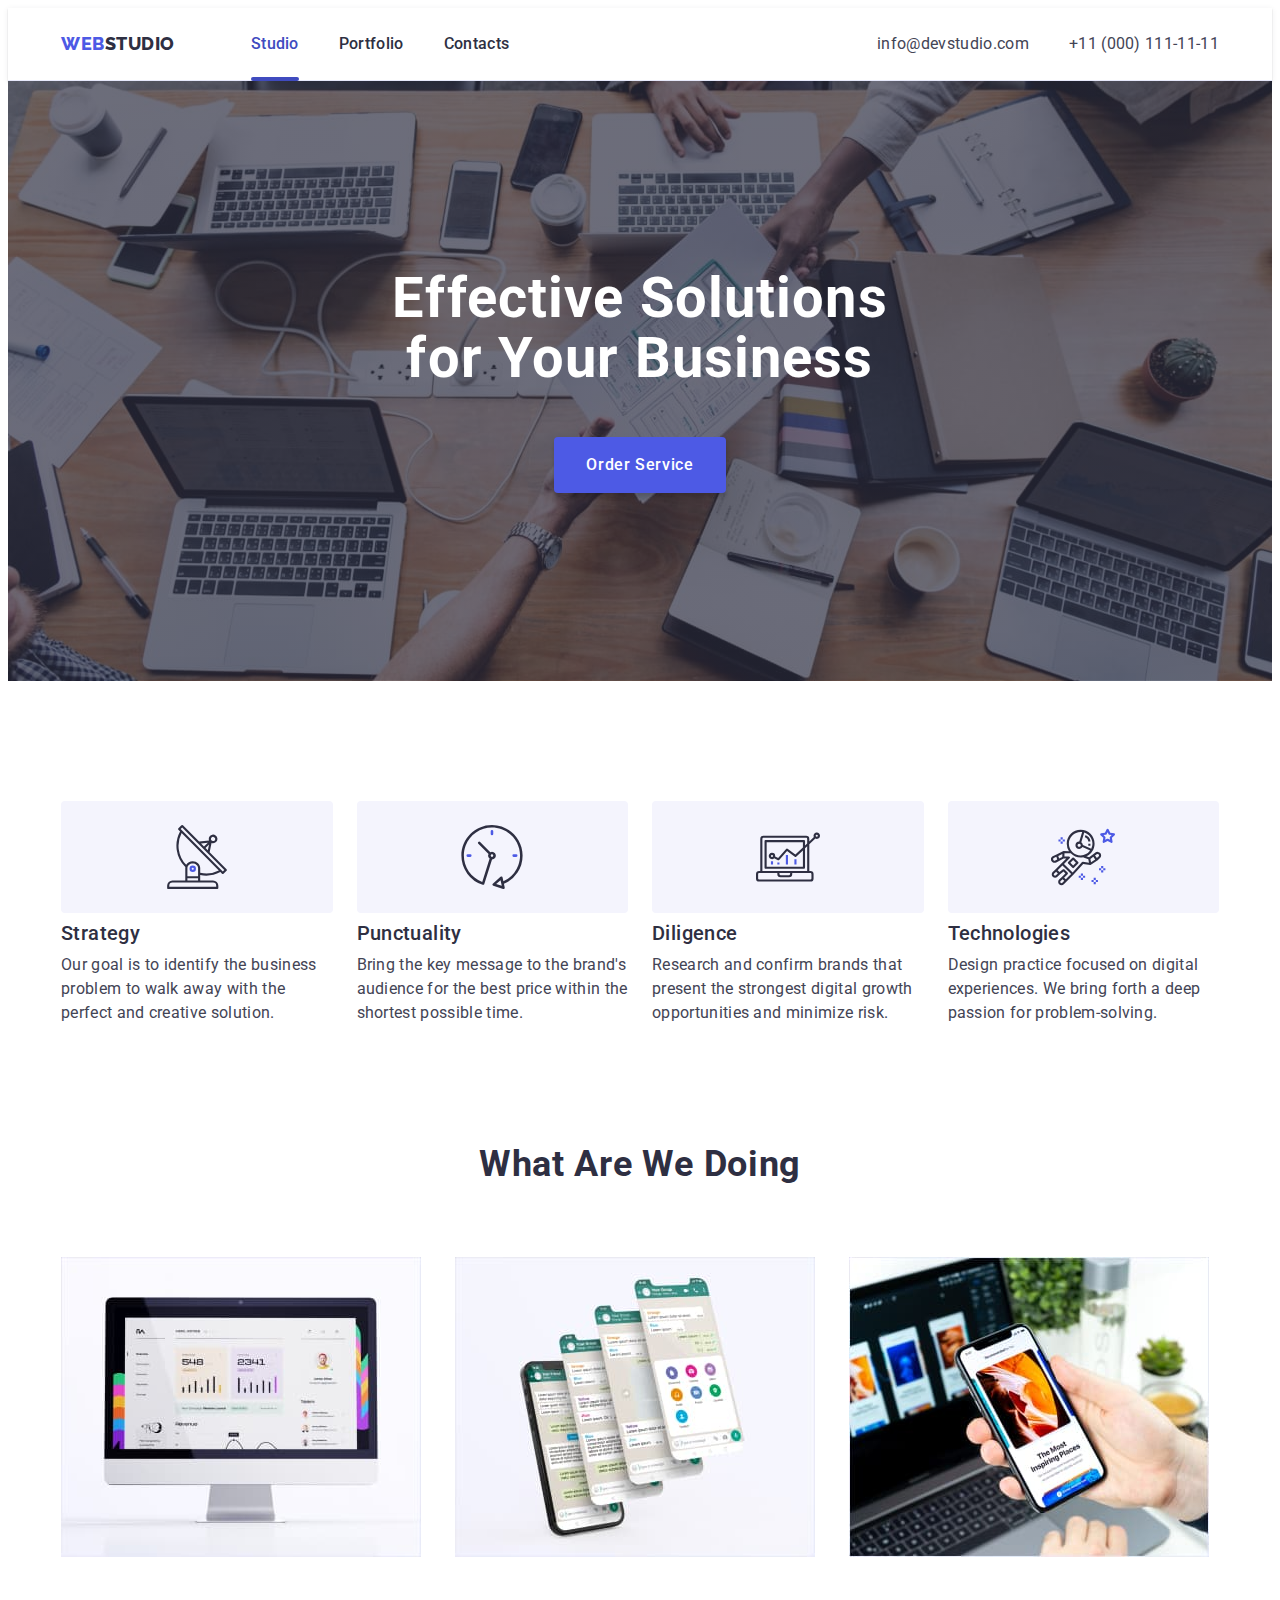
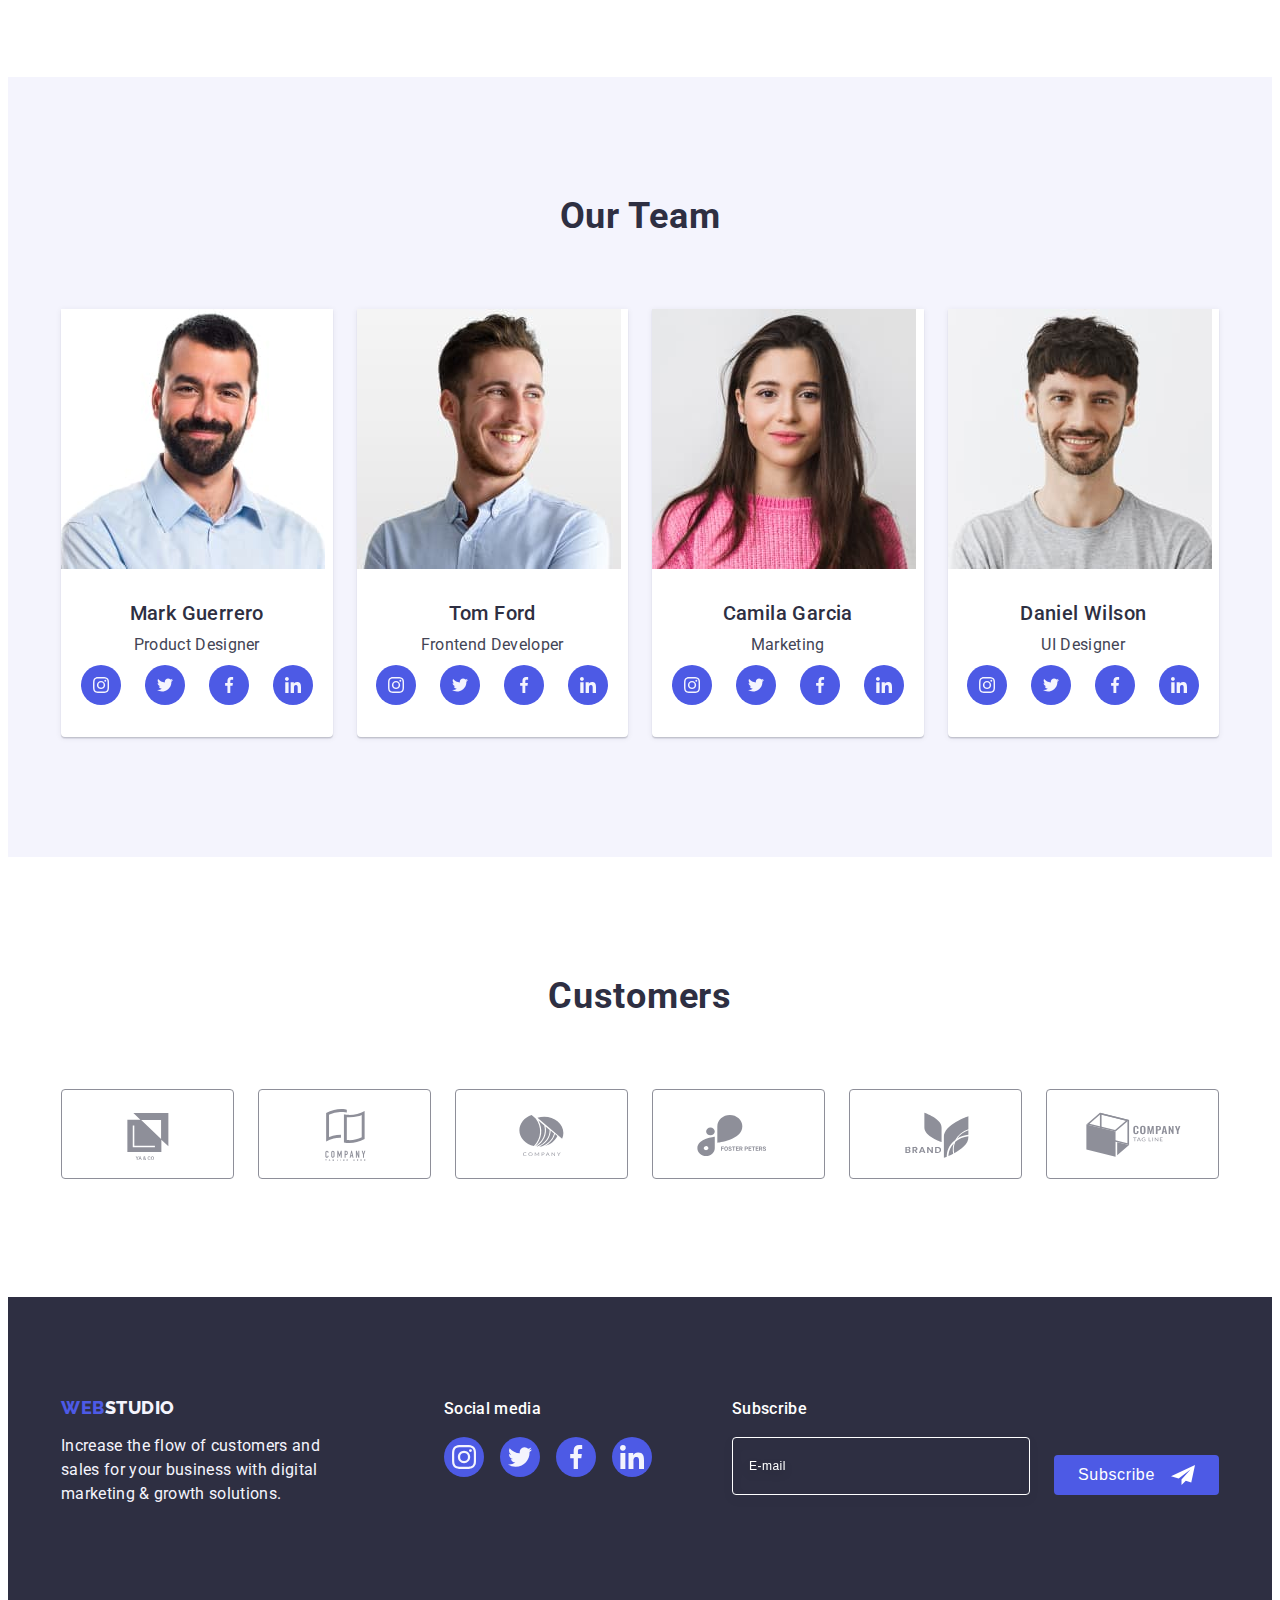
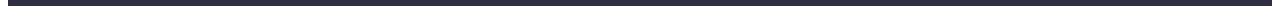
<file: index.html>
<!DOCTYPE html>
<html lang="en">
  <head>
    <meta charset="UTF-8" />
    <meta http-equiv="X-UA-Compatible" content="IE=edge" />
    <meta name="viewport" content="width=device-width, initial-scale=1.0" />
    <link rel="preconnect" href="https://fonts.googleapis.com" />
    <link rel="preconnect" href="https://fonts.gstatic.com" crossorigin />
    <link
      href="https://fonts.googleapis.com/css2?family=Raleway:wght@800&family=Roboto:wght@400;500;700;900&display=swap"
      rel="stylesheet"
    />
    <link
      rel="stylesheet"
      href="https://cdnjs.cloudflare.com/ajax/libs/modern-normalize/2.0.0/modern-normalize.min.css"
      integrity="sha512-4xo8blKMVCiXpTaLzQSLSw3KFOVPWhm/TRtuPVc4WG6kUgjH6J03IBuG7JZPkcWMxJ5huwaBpOpnwYElP/m6wg=="
      crossorigin="anonymous"
      referrerpolicy="no-referrer"
    />
    <link rel="stylesheet" href="./css/styles.css" />
    <title>Web Studio</title>
  </head>
  <body>
    <!-- Header -->
    <header class="header">
      <div class="container header-container">
        <nav class="header-nav">
          <a class="logo-link link" href="./index.html"
            >Web<span class="color-logo-header">Studio</span></a
          >
          <ul class="nav-list list">
            <li>
              <a class="nav-link link current" href="./index.html">Studio</a>
            </li>
            <li>
              <a class="nav-link link" href="./portfolio.html">Portfolio</a>
            </li>
            <li><a class="nav-link link" href="">Contacts</a></li>
          </ul>
        </nav>

        <address class="contacts">
          <ul class="contacts-list list">
            <li>
              <a
                class="contacts-link link"
                href="mailto:info@devstudio.com"
                target="_blank"
                >info@devstudio.com</a
              >
            </li>
            <li>
              <a
                class="contacts-link link"
                href="tel:+110001111111"
                target="_blank"
                >+11 (000) 111-11-11</a
              >
            </li>
          </ul>
        </address>
      </div>
    </header>

    <!-- Main content -->
    <main>
      <!--Hero  -->
      <section class="hero">
        <div class="container hero-container">
          <h1 class="hero-title">Effective Solutions for Your Business</h1>
          <button class="hero-btn" type="button" data-modal-open>
            Order Service
          </button>
        </div>
      </section>

      <!-- Our advantages -->
      <section class="advant">
        <div class="container">
          <h2 class="visually-hidden">Our advantages</h2>
          <ul class="advant-list list">
            <li class="advant-item">
              <div class="advant-icons">
                <svg width="64" height="64">
                  <use href="./images/icons.svg#icon-antenna"></use>
                </svg>
              </div>
              <h3 class="advant-title">Strategy</h3>
              <p class="advant-text">
                Our goal is to identify the business problem to walk away with
                the perfect and creative solution.
              </p>
            </li>
            <li class="advant-item">
              <div class="advant-icons">
                <svg width="64" height="64">
                  <use href="./images/icons.svg#icon-clock"></use>
                </svg>
              </div>
              <h3 class="advant-title">Punctuality</h3>
              <p class="advant-text">
                Bring the key message to the brand's audience for the best price
                within the shortest possible time.
              </p>
            </li>
            <li class="advant-item">
              <div class="advant-icons">
                <svg width="64" height="64">
                  <use href="./images/icons.svg#icon-diagram"></use>
                </svg>
              </div>
              <h3 class="advant-title">Diligence</h3>
              <p class="advant-text">
                Research and confirm brands that present the strongest digital
                growth opportunities and minimize risk.
              </p>
            </li>
            <li class="advant-item">
              <div class="advant-icons">
                <svg width="64" height="64">
                  <use href="./images/icons.svg#icon-astronaut"></use>
                </svg>
              </div>
              <h3 class="advant-title">Technologies</h3>
              <p class="advant-text">
                Design practice focused on digital experiences. We bring forth a
                deep passion for problem-solving.
              </p>
            </li>
          </ul>
        </div>
      </section>
      <!-- About us -->
      <section class="about-us">
        <div class="container">
          <h2 class="about-title">What are we doing</h2>
          <ul class="about-list list">
            <li class="about-item">
              <img
                src="./images/img-1.jpg"
                alt="iMac photo"
                width="360"
                height="300"
              />
            </li>
            <li class="about-item">
              <img
                src="./images/img-2.jpg"
                alt="smartphone"
                width="360"
                height="300"
              />
            </li>
            <li class="about-item">
              <img
                src="./images/img-3.jpg"
                alt="notebook and smartphone"
                width="360"
                height="300"
              />
            </li>
          </ul>
        </div>
      </section>

      <!-- Our Team -->
      <section class="our-team">
        <div class="container">
          <h2 class="team-title">Our Team</h2>
          <ul class="team-list list">
            <li class="team-item">
              <img
                src="./images/team-1.jpg"
                alt="Mark Guerrero of photo"
                width="264"
                height="260"
              />
              <div class="team-content">
                <h3 class="team-name">Mark Guerrero</h3>
                <p class="team-position">Product Designer</p>
                <ul class="team-social-list">
                  <li class="team-social-item">
                    <a class="team-social-link" href="">
                      <svg class="team-social-icons" width="16" height="16">
                        <use href="./images/icons.svg#icon-instagram"></use>
                      </svg>
                    </a>
                  </li>
                  <li class="team-social-item">
                    <a class="team-social-link" href="">
                      <svg class="team-social-icons" width="16" height="16">
                        <use href="./images/icons.svg#icon-twitter"></use>
                      </svg>
                    </a>
                  </li>
                  <li class="team-social-item">
                    <a class="team-social-link" href="">
                      <svg class="team-social-icons" width="16" height="16">
                        <use href="./images/icons.svg#icon-facebook"></use>
                      </svg>
                    </a>
                  </li>
                  <li class="team-social-item">
                    <a class="team-social-link" href="">
                      <svg class="team-social-icons" width="16" height="16">
                        <use href="./images/icons.svg#icon-linkedin"></use>
                      </svg>
                    </a>
                  </li>
                </ul>
              </div>
            </li>
            <li class="team-item">
              <img
                src="./images/team-2.jpg"
                alt="Tom Ford of photo"
                width="264"
                height="260"
              />
              <div class="team-content">
                <h3 class="team-name">Tom Ford</h3>
                <p class="team-position">Frontend Developer</p>
                <ul class="team-social-list">
                  <li class="team-social-item">
                    <a class="team-social-link" href="">
                      <svg class="team-social-icons" width="16" height="16">
                        <use href="./images/icons.svg#icon-instagram"></use>
                      </svg>
                    </a>
                  </li>
                  <li class="team-social-item">
                    <a class="team-social-link" href="">
                      <svg class="team-social-icons" width="16" height="16">
                        <use href="./images/icons.svg#icon-twitter"></use>
                      </svg>
                    </a>
                  </li>
                  <li class="team-social-item">
                    <a class="team-social-link" href="">
                      <svg class="team-social-icons" width="16" height="16">
                        <use href="./images/icons.svg#icon-facebook"></use>
                      </svg>
                    </a>
                  </li>
                  <li class="team-social-item">
                    <a class="team-social-link" href="">
                      <svg class="team-social-icons" width="16" height="16">
                        <use href="./images/icons.svg#icon-linkedin"></use>
                      </svg>
                    </a>
                  </li>
                </ul>
              </div>
            </li>
            <li class="team-item">
              <img
                src="./images/team-3.jpg"
                alt="Camila Garcia of photo"
                width="264"
                height="260"
              />
              <div class="team-content">
                <h3 class="team-name">Camila Garcia</h3>
                <p class="team-position">Marketing</p>
                <ul class="team-social-list">
                  <li class="team-social-item">
                    <a class="team-social-link" href="">
                      <svg class="team-social-icons" width="16" height="16">
                        <use href="./images/icons.svg#icon-instagram"></use>
                      </svg>
                    </a>
                  </li>
                  <li class="team-social-item">
                    <a class="team-social-link" href="">
                      <svg class="team-social-icons" width="16" height="16">
                        <use href="./images/icons.svg#icon-twitter"></use>
                      </svg>
                    </a>
                  </li>
                  <li class="team-social-item">
                    <a class="team-social-link" href="">
                      <svg class="team-social-icons" width="16" height="16">
                        <use href="./images/icons.svg#icon-facebook"></use>
                      </svg>
                    </a>
                  </li>
                  <li class="team-social-item">
                    <a class="team-social-link" href="">
                      <svg class="team-social-icons" width="16" height="16">
                        <use href="./images/icons.svg#icon-linkedin"></use>
                      </svg>
                    </a>
                  </li>
                </ul>
              </div>
            </li>
            <li class="team-item">
              <img
                src="./images/team-4.jpg"
                alt="Daniel Wilson of photo"
                width="264"
                height="260"
              />
              <div class="team-content">
                <h3 class="team-name">Daniel Wilson</h3>
                <p class="team-position">UI Designer</p>
                <ul class="team-social-list">
                  <li class="team-social-item">
                    <a class="team-social-link" href="">
                      <svg class="team-social-icons" width="16" height="16">
                        <use href="./images/icons.svg#icon-instagram"></use>
                      </svg>
                    </a>
                  </li>
                  <li class="team-social-item">
                    <a class="team-social-link" href="">
                      <svg class="team-social-icons" width="16" height="16">
                        <use href="./images/icons.svg#icon-twitter"></use>
                      </svg>
                    </a>
                  </li>
                  <li class="team-social-item">
                    <a class="team-social-link" href="">
                      <svg class="team-social-icons" width="16" height="16">
                        <use href="./images/icons.svg#icon-facebook"></use>
                      </svg>
                    </a>
                  </li>
                  <li class="team-social-item">
                    <a class="team-social-link" href="">
                      <svg class="team-social-icons" width="16" height="16">
                        <use href="./images/icons.svg#icon-linkedin"></use>
                      </svg>
                    </a>
                  </li>
                </ul>
              </div>
            </li>
          </ul>
        </div>
      </section>
      <!-- Customers -->
      <section class="customers">
        <div class="container">
          <h2 class="customers-title">Customers</h2>
          <ul class="customers-list">
            <li class="customers-item">
              <a class="customers-link" href="">
                <svg class="customers-icons" width="104" height="56">
                  <use href="./images/icons.svg#icon-logo"></use>
                </svg>
              </a>
            </li>
            <li class="customers-item">
              <a class="customers-link" href="">
                <svg class="customers-icons" width="104" height="56">
                  <use href="./images/icons.svg#icon-logo-1"></use>
                </svg>
              </a>
            </li>
            <li class="customers-item">
              <a class="customers-link" href="">
                <svg class="customers-icons" width="104" height="56">
                  <use href="./images/icons.svg#icon-logo-2"></use>
                </svg>
              </a>
            </li>
            <li class="customers-item">
              <a class="customers-link" href="">
                <svg class="customers-icons" width="104" height="56">
                  <use href="./images/icons.svg#icon-logo-3"></use>
                </svg>
              </a>
            </li>
            <li class="customers-item">
              <a class="customers-link" href="">
                <svg class="customers-icons" width="104" height="56">
                  <use href="./images/icons.svg#icon-logo-4"></use>
                </svg>
              </a>
            </li>
            <li class="customers-item">
              <a class="customers-link" href="">
                <svg class="customers-icons" width="104" height="56">
                  <use href="./images/icons.svg#icon-logo-5"></use>
                </svg>
              </a>
            </li>
          </ul>
        </div>
      </section>
    </main>
    <!-- Footer -->
    <footer class="footer">
      <div class="container footer-container">
        <div class="content-footer">
          <a class="footer-logo link" href="./index.html"
            >Web<span class="color-logo-footer">Studio</span></a
          >
          <p class="footer-text">
            Increase the flow of customers and sales for your business with
            digital marketing & growth solutions.
          </p>
        </div>
        <div class="social-footer">
          <p class="social-text-footer">Social media</p>
          <ul class="social-list-footet">
            <li class="social-item-footer">
              <a class="social-link-footer" href="">
                <svg class="social-icons-footer" width="24" height="24">
                  <use href="./images/icons.svg#icon-instagram-footer"></use>
                </svg>
              </a>
            </li>
            <li class="social-item-footer">
              <a class="social-link-footer" href="">
                <svg class="social-icons-footer" width="24" height="24">
                  <use href="./images/icons.svg#icon-twitter-footer"></use>
                </svg>
              </a>
            </li>
            <li class="social-item-footer">
              <a class="social-link-footer" href="">
                <svg class="social-icons-footer" width="24" height="24">
                  <use href="./images/icons.svg#icon-facebook-footer"></use>
                </svg>
              </a>
            </li>
            <li class="social-item-footer">
              <a class="social-link-footer" href="">
                <svg class="social-icons-footer" width="24" height="24">
                  <use href="./images/icons.svg#icon-linkedin-footer"></use>
                </svg>
              </a>
            </li>
          </ul>
        </div>
        <!-- Email -->
        <div class="email-footer">
          <p class="email-text">Subscribe</p>
          <form class="form-email">
            <label class="label-email">
              <input
                class="input-email"
                type="email"
                name="user-email"
                placeholder="E-mail"
              />
            </label>
            <button class="btn-email" type="submit">
              Subscribe
              <svg class="icons-email" width="24" height="24">
                <use href="./images/icons.svg#icon-subscribe"></use>
              </svg>
            </button>
          </form>
        </div>
      </div>
    </footer>
    <!-- Modal -->
    <div class="backdrop is-hidden" data-modal>
      <div class="modal">
        <button type="button" class="modal-btn" data-modal-close>
          <svg class="icon-close" width="8" height="8">
            <use href="./images/icons.svg#icon-close"></use>
          </svg>
        </button>
        <p class="modal-title">Leave your contacts and we will call you back</p>
        <form class="modal-form">
          <div class="modal-field">
            <label for="user-name" class="modal-label">Name</label>
            <div class="input-wrap">
              <input
                type="text"
                name="user-name"
                id="user-name"
                class="modal-input"
              />
              <svg class="input-icons" width="18" height="24">
                <use href="./images/icons.svg#icon-person"></use>
              </svg>
            </div>
          </div>
          <div class="modal-field">
            <label for="user-tel" class="modal-label">Phone</label>
            <div class="input-wrap">
              <input
                type="tel"
                name="user-tel"
                id="user-tel"
                class="modal-input"
              />
              <svg class="input-icons" width="18" height="24">
                <use href="./images/icons.svg#icon-phone"></use>
              </svg>
            </div>
          </div>
          <div class="modal-field">
            <label for="user-email" class="modal-label">Email</label>
            <div class="input-wrap">
              <input
                type="email"
                name="user-email"
                id="user-email"
                class="modal-input"
              />
              <svg class="input-icons" width="18" height="24">
                <use href="./images/icons.svg#icon-email"></use>
              </svg>
            </div>
          </div>
          <div class="textarea-block">
            <label for="user-comment" class="modal-label">Comment</label>
            <textarea
              class="modal-textarea"
              name="user-comment"
              id="user-comment"
              placeholder="Text input"
            ></textarea>
          </div>
          <div class="check-wrap">
            <input
              type="checkbox"
              name="user-privacy"
              id="user-privacy"
              class="input-check visually-hidden"
              value="true"
            />
            <label for="user-privacy" class="check-text"
              > <span class="check-block">
                <svg class="check-icons" width="10" height="8">
                  <use href="./images/icons.svg#icon-check"></use>
                </svg>
              </span> I accept the terms and conditions of the
              <a class="privacy-link" href="">Privacy Policy</a></label
            >
          </div>
          <button class="send-btn" type="submit">Send</button>
        </form>
      </div>
    </div>
    <script src="./js/modal.js"></script>
  </body>
</html>
</file>
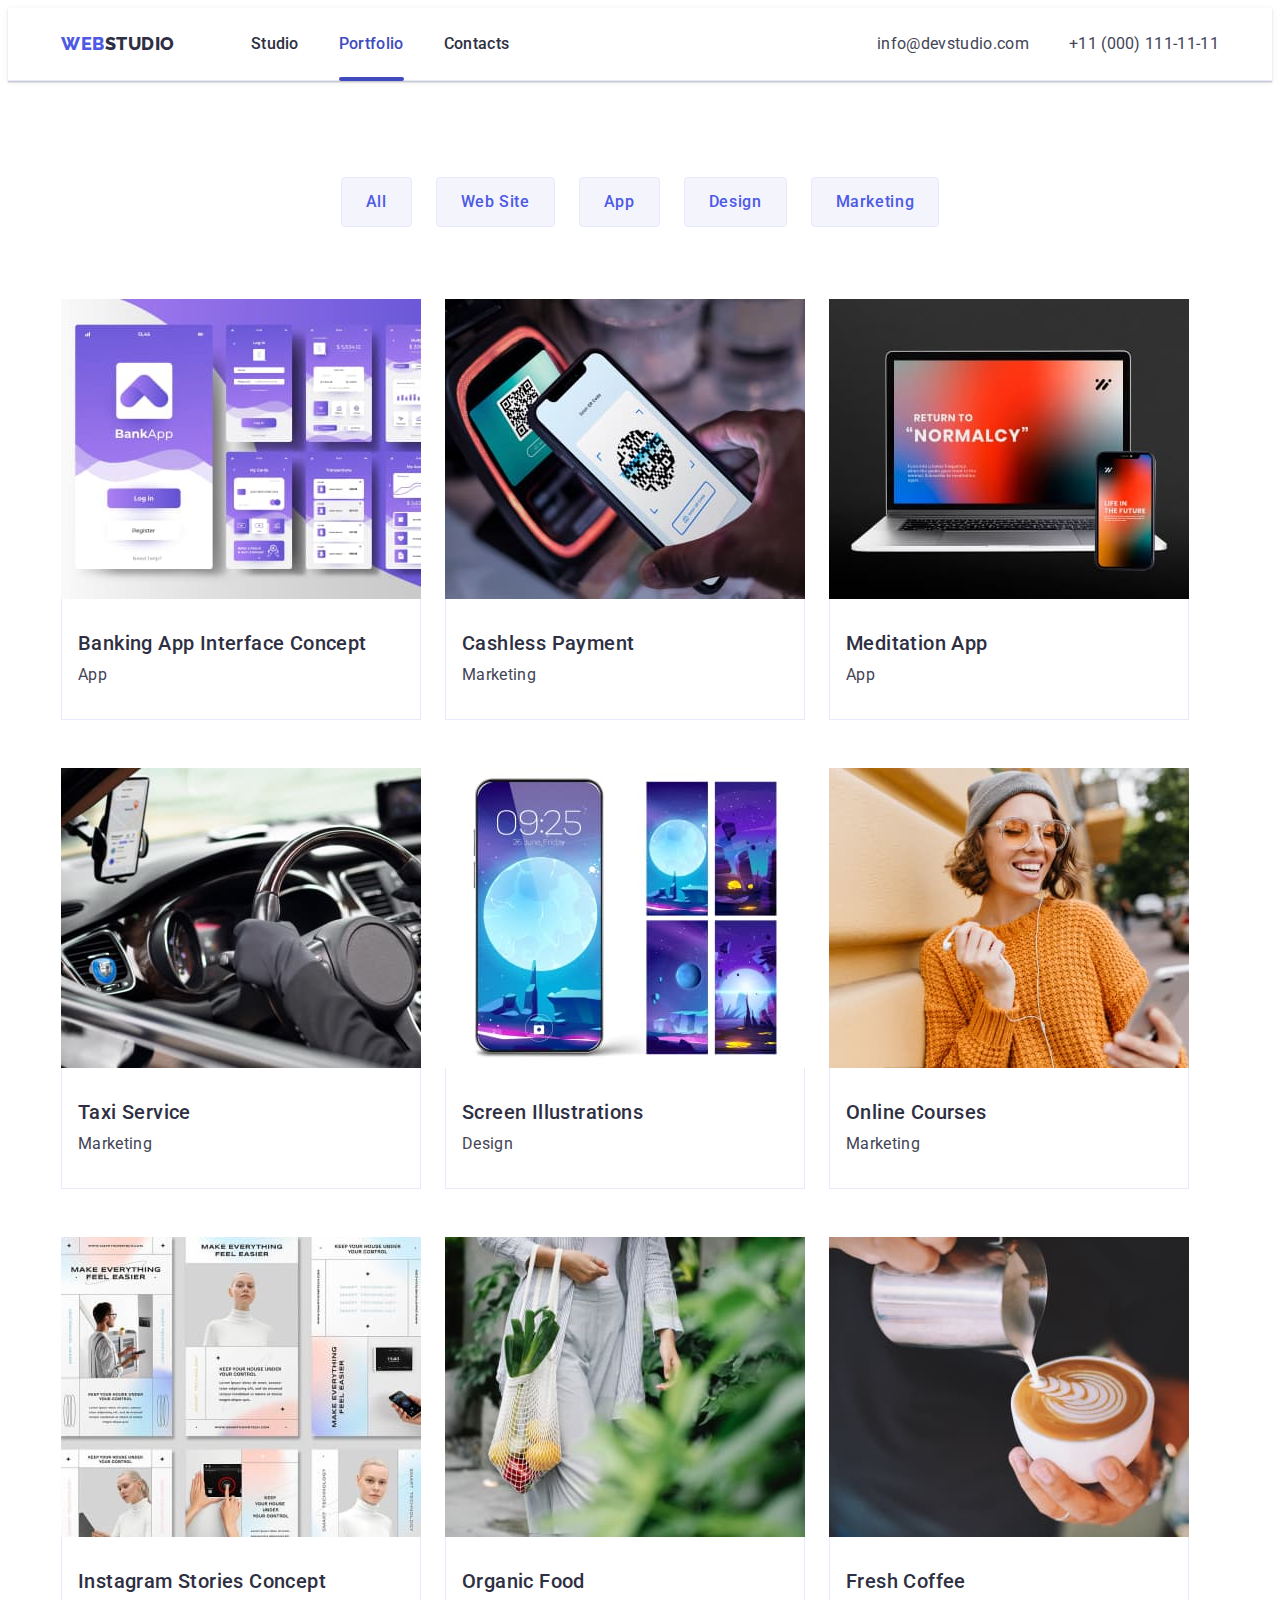
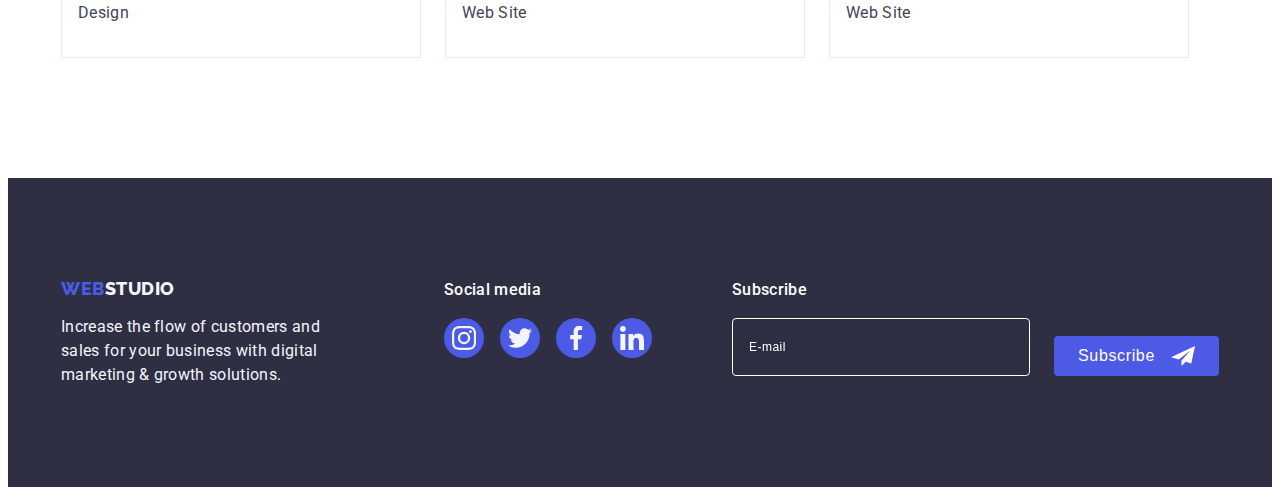
<file: portfolio.html>
<!DOCTYPE html>
<html lang="en">
  <head>
    <meta charset="UTF-8" />
    <meta http-equiv="X-UA-Compatible" content="IE=edge" />
    <meta name="viewport" content="width=device-width, initial-scale=1.0" />
    <link rel="preconnect" href="https://fonts.googleapis.com" />
    <link rel="preconnect" href="https://fonts.gstatic.com" crossorigin />
    <link
      href="https://fonts.googleapis.com/css2?family=Raleway:wght@800&family=Roboto:wght@400;500;700;900&display=swap"
      rel="stylesheet"
    />
    <link
      rel="stylesheet"
      href="https://cdnjs.cloudflare.com/ajax/libs/modern-normalize/2.0.0/modern-normalize.min.css"
      integrity="sha512-4xo8blKMVCiXpTaLzQSLSw3KFOVPWhm/TRtuPVc4WG6kUgjH6J03IBuG7JZPkcWMxJ5huwaBpOpnwYElP/m6wg=="
      crossorigin="anonymous"
      referrerpolicy="no-referrer"
    />
    <link rel="stylesheet" href="./css/styles.css" />
    <title>Portfolio</title>
  </head>
  <body>
    <!-- Header -->
    <header class="header">
      <div class="container header-container">
        <nav class="header-nav">
          <a class="logo-link link" href="./index.html"
            >Web<span class="color-logo-header">Studio</span></a
          >
          <ul class="nav-list list">
            <li><a class="nav-link link" href="./index.html">Studio</a></li>
            <li>
              <a class="nav-link link current" href="./portfolio.html"
                >Portfolio</a
              >
            </li>
            <li><a class="nav-link link" href="">Contacts</a></li>
          </ul>
        </nav>

        <address class="contacts">
          <ul class="contacts-list list">
            <li>
              <a
                class="contacts-link link"
                href="mailto:info@devstudio.com"
                target="_blank"
                >info@devstudio.com</a
              >
            </li>
            <li>
              <a
                class="contacts-link link"
                href="tel:+110001111111"
                target="_blank"
                >+11 (000) 111-11-11</a
              >
            </li>
          </ul>
        </address>
      </div>
    </header>

    <!-- Main Content -->
    <main>
      <section class="portfolio">
        <div class="container">
          <h1 class="visually-hidden">Portfolio</h1>
          <!-- Filters -->
          <ul class="filters-list list">
            <li><button class="filters-btn" type="button">All</button></li>
            <li><button class="filters-btn" type="button">Web Site</button></li>
            <li><button class="filters-btn" type="button">App</button></li>
            <li><button class="filters-btn" type="button">Design</button></li>
            <li>
              <button class="filters-btn" type="button">Marketing</button>
            </li>
          </ul>
          <ul class="portfolio-list list">
            <li class="portfolio-item">
              <a class="portfolio-link link" href="">
                <div class="portfolio-cover-block">
                  <img
                    src="./images/portfolio-1.jpg"
                    alt="Banking App Interface Concept"
                    width="360"
                    height="300"
                  />
                  <p class="portfolio-cover-text">
                    14 Stylish and User-Friendly App Design Concepts · Task
                    Manager App · Calorie Tracker App · Exotic Fruit Ecommerce
                    App · Cloud Storage App
                  </p>
                </div>
                <div class="portfolio-content">
                  <h2 class="portfolio-title">Banking App Interface Concept</h2>
                  <p class="portfolio-text">App</p>
                </div>
              </a>
            </li>
            <li class="portfolio-item">
              <a class="portfolio-link link" href="">
                <div class="portfolio-cover-block">
                  <img
                    src="./images/portfolio-2.jpg"
                    alt="Cashless Payment"
                    width="360"
                    height="300"
                  />
                  <p class="portfolio-cover-text">
                    14 Stylish and User-Friendly App Design Concepts · Task
                    Manager App · Calorie Tracker App · Exotic Fruit Ecommerce
                    App · Cloud Storage App
                  </p>
                </div>
                <div class="portfolio-content">
                  <h2 class="portfolio-title">Cashless Payment</h2>
                  <p class="portfolio-text">Marketing</p>
                </div>
              </a>
            </li>
            <li class="portfolio-item">
              <a class="portfolio-link link" href="">
                <div class="portfolio-cover-block">
                  <img
                    src="./images/portfolio-3.jpg"
                    alt="Meditation App"
                    width="360"
                    height="300"
                  />
                  <p class="portfolio-cover-text">
                    14 Stylish and User-Friendly App Design Concepts · Task
                    Manager App · Calorie Tracker App · Exotic Fruit Ecommerce
                    App · Cloud Storage App
                  </p>
                </div>
                <div class="portfolio-content">
                  <h2 class="portfolio-title">Meditation App</h2>
                  <p class="portfolio-text">App</p>
                </div>
              </a>
            </li>
            <li class="portfolio-item">
              <a class="portfolio-link link" href="">
                <div class="portfolio-cover-block">
                  <img
                    src="./images/portfolio-4.jpg"
                    alt="Taxi Service"
                    width="360"
                    height="300"
                  />
                  <p class="portfolio-cover-text">
                    14 Stylish and User-Friendly App Design Concepts · Task
                    Manager App · Calorie Tracker App · Exotic Fruit Ecommerce
                    App · Cloud Storage App
                  </p>
                </div>
                <div class="portfolio-content">
                  <h2 class="portfolio-title">Taxi Service</h2>
                  <p class="portfolio-text">Marketing</p>
                </div>
              </a>
            </li>
            <li class="portfolio-item">
              <a class="portfolio-link link" href="">
                <div class="portfolio-cover-block">
                  <img
                    src="./images/portfolio-5.jpg"
                    alt="Screen Illustrations"
                    width="360"
                    height="300"
                  />
                  <p class="portfolio-cover-text">
                    14 Stylish and User-Friendly App Design Concepts · Task
                    Manager App · Calorie Tracker App · Exotic Fruit Ecommerce
                    App · Cloud Storage App
                  </p>
                </div>
                <div class="portfolio-content">
                  <h2 class="portfolio-title">Screen Illustrations</h2>
                  <p class="portfolio-text">Design</p>
                </div>
              </a>
            </li>
            <li class="portfolio-item">
              <a class="portfolio-link link" href="">
                <div class="portfolio-cover-block">
                  <img
                    src="./images/portfolio-6.jpg"
                    alt="Online Courses"
                    width="360"
                    height="300"
                  />
                  <p class="portfolio-cover-text">
                    14 Stylish and User-Friendly App Design Concepts · Task
                    Manager App · Calorie Tracker App · Exotic Fruit Ecommerce
                    App · Cloud Storage App
                  </p>
                </div>
                <div class="portfolio-content">
                  <h2 class="portfolio-title">Online Courses</h2>
                  <p class="portfolio-text">Marketing</p>
                </div>
              </a>
            </li>
            <li class="portfolio-item">
              <a class="portfolio-link link" href="">
                <div class="portfolio-cover-block">
                  <img
                    src="./images/portfolio-7.jpg"
                    alt="Instagram Stories Concept"
                    width="360"
                    height="300"
                  />
                  <p class="portfolio-cover-text">
                    14 Stylish and User-Friendly App Design Concepts · Task
                    Manager App · Calorie Tracker App · Exotic Fruit Ecommerce
                    App · Cloud Storage App
                  </p>
                </div>
                <div class="portfolio-content">
                  <h2 class="portfolio-title">Instagram Stories Concept</h2>
                  <p class="portfolio-text">Design</p>
                </div>
              </a>
            </li>
            <li class="portfolio-item">
              <a class="portfolio-link link" href="">
                <div class="portfolio-cover-block">
                  <img
                    src="./images/portfolio-8.jpg"
                    alt="Organic Food"
                    width="360"
                    height="300"
                  />
                  <p class="portfolio-cover-text">
                    14 Stylish and User-Friendly App Design Concepts · Task
                    Manager App · Calorie Tracker App · Exotic Fruit Ecommerce
                    App · Cloud Storage App
                  </p>
                </div>
                <div class="portfolio-content">
                  <h2 class="portfolio-title">Organic Food</h2>
                  <p class="portfolio-text">Web Site</p>
                </div>
              </a>
            </li>
            <li class="portfolio-item">
              <a class="portfolio-link link" href="">
                <div class="portfolio-cover-block">
                  <img
                    src="./images/portfolio-9.jpg"
                    alt="Fresh Coffee"
                    width="360"
                    height="300"
                  />
                  <p class="portfolio-cover-text">
                    14 Stylish and User-Friendly App Design Concepts · Task
                    Manager App · Calorie Tracker App · Exotic Fruit Ecommerce
                    App · Cloud Storage App
                  </p>
                </div>
                <div class="portfolio-content">
                  <h2 class="portfolio-title">Fresh Coffee</h2>
                  <p class="portfolio-text">Web Site</p>
                </div>
              </a>
            </li>
          </ul>
        </div>
      </section>
    </main>

    <!-- Footer -->
    <footer class="footer">
      <div class="container footer-container">
        <div class="content-footer">
          <a class="footer-logo link" href="./index.html"
            >Web<span class="color-logo-footer">Studio</span></a
          >
          <p class="footer-text">
            Increase the flow of customers and sales for your business with
            digital marketing & growth solutions.
          </p>
        </div>
        <div class="social-footer">
          <p class="social-text-footer">Social media</p>
          <ul class="social-list-footet">
            <li class="social-item-footer">
              <a class="social-link-footer" href="">
                <svg class="social-icons-footer" width="24" height="24">
                  <use href="./images/icons.svg#icon-instagram-footer"></use>
                </svg>
              </a>
            </li>
            <li class="social-item-footer">
              <a class="social-link-footer" href="">
                <svg class="social-icons-footer" width="24" height="24">
                  <use href="./images/icons.svg#icon-twitter-footer"></use>
                </svg>
              </a>
            </li>
            <li class="social-item-footer">
              <a class="social-link-footer" href="">
                <svg class="social-icons-footer" width="24" height="24">
                  <use href="./images/icons.svg#icon-facebook-footer"></use>
                </svg>
              </a>
            </li>
            <li class="social-item-footer">
              <a class="social-link-footer" href="">
                <svg class="social-icons-footer" width="24" height="24">
                  <use href="./images/icons.svg#icon-linkedin-footer"></use>
                </svg>
              </a>
            </li>
          </ul>
        </div>
        <!-- Email -->
        <div class="email-footer">
          <p class="email-text">Subscribe</p>
          <form class="form-email">
            <label class="label-email">
              <input
                class="input-email"
                type="email"
                name="user-email"
                placeholder="E-mail"
              />
            </label>
            <button class="btn-email" type="submit">
              Subscribe
              <svg class="icons-email" width="24" height="24">
                <use href="./images/icons.svg#icon-subscribe"></use>
              </svg>
            </button>
          </form>
        </div>
      </div>
    </footer>
  </body>
</html>
</file>
<file: css/styles.css>
:root {
  --primary-color: #434455;
  --white-color: #ffffff;
  --first-logo-color: #4d5ae5;
  --second-logo-color-header: #2e2f42;
  --second-logo-color-footer: #f4f4fd;
}

body {
  font-family: 'Roboto', sans-serif;
  background: #ffffff;
  color: var(--primary-color);
  font-size: 16px;
  line-height: 1.5;
}

a {
  text-decoration: none;
}
ul {
  list-style-type: none;
  margin-top: 0;
  margin-bottom: 0;
  padding-left: 0;
}
img {
  display: block;
}

.link {
  text-decoration: none;
}
.list {
  list-style-type: none;
}

.container {
  width: 100%;
  max-width: 1158px;
  padding-right: 15px;
  padding-left: 15px;
  margin: 0 auto;
}

p,
h1,
h2,
h3,
h4,
h5,
h6 {
  margin-top: 0;
  margin-bottom: 0;
}

.visually-hidden {
  position: absolute;
  width: 1px;
  height: 1px;
  margin: -1px;
  border: 0;
  padding: 0;
  white-space: nowrap;
  clip-path: inset(100%);
  clip: rect(0 0 0 0);
  overflow: hidden;
}

/* Header */

.header {
  border-bottom: 1px solid #e7e9fc;
  box-shadow: 0px 2px 1px rgba(46, 47, 66, 0.08),
    0px 1px 1px rgba(46, 47, 66, 0.16), 0px 1px 6px rgba(46, 47, 66, 0.08);
}
.header-container {
  display: flex;
}
.header-nav {
  display: flex;
  align-items: center;
}

.logo-link {
  font-family: 'Raleway', sans-serif;
  font-weight: 800;
  font-size: 18px;
  line-height: 1.17;
  letter-spacing: 0.03em;
  text-transform: uppercase;
  color: var(--first-logo-color);
  margin-right: 76px;
  display: block;
  padding: 24px 0;
}
.color-logo-header {
  color: var(--second-logo-color-header);
}
.nav-link {
  font-weight: 500;
  letter-spacing: 0.02em;
  color: var(--second-logo-color-header);
  display: block;
  padding: 24px 0;
  transition: color 250ms cubic-bezier(0.4, 0, 0.2, 1);
}
.nav-list {
  display: flex;
  gap: 40px;
}
.nav-list .nav-link:hover,
.nav-list .nav-link:focus {
  color: #404bbf;
}
.current {
  position: relative;
  color: #404bbf;
}
.current::after {
  content: '';
  position: absolute;
  left: 0;
  bottom: -1px;
  width: 100%;
  height: 4px;
  background-color: #404bbf;
  border-radius: 2px;
}
.contacts {
  font-style: normal;
  margin-left: auto;
}
.contacts-list {
  display: flex;
  gap: 40px;
}
.contacts-link {
  letter-spacing: 0.02em;
  color: var(--primary-color);
  display: block;
  padding: 24px 0;
  transition: color 250ms cubic-bezier(0.4, 0, 0.2, 1);
}
.contacts-list .contacts-link:hover,
.contacts-list .contacts-link:focus {
  color: #404bbf;
}

/* HERO */
.hero {
  background: #2e2f42;
  padding: 188px 0;
  background-image: linear-gradient(
      rgba(46, 47, 66, 0.7),
      rgba(46, 47, 66, 0.7)
    ),
    url(../images/hero-bg.jpg);
  max-width: 1440px;
  background-repeat: no-repeat;
  background-position: center;
  background-size: cover;
  margin: 0 auto;
}
.hero-container {
  display: flex;
  flex-direction: column;
}
.hero-title {
  font-weight: 700;
  font-size: 56px;
  line-height: 1.07;
  text-align: center;
  letter-spacing: 0.02em;
  color: var(--white-color);
  max-width: 496px;
  margin-bottom: 48px;
  margin-left: auto;
  margin-right: auto;
}
.hero-btn {
  font-family: 'Roboto', sans-serif;
  font-weight: 500;
  font-size: 16px;
  line-height: 1.5;
  letter-spacing: 0.04em;
  box-shadow: 0px 4px 4px rgba(0, 0, 0, 0.15);
  border-radius: 4px;
  border: none;
  background: var(--first-logo-color);
  cursor: pointer;
  color: var(--white-color);
  padding: 16px 32px;
  display: block;
  margin: 0 auto;
  min-width: 169px;
  transition: background-color 250ms cubic-bezier(0.4, 0, 0.2, 1);
}
.hero-btn:hover,
.hero-btn:focus {
  background-color: #404bbf;
}

/* Our advantages */

.advant {
  padding-top: 120px;
  padding-bottom: 120px;
}

.advant-list {
  display: flex;
  gap: 24px;
}
.advant-item {
  width: calc((100% - 72px) / 4);
}
.advant-icons {
  display: flex;
  align-items: center;
  justify-content: center;
  height: 112px;
  margin-bottom: 8px;
  background: var(--second-logo-color-footer);
  border-radius: 4px;
}
.advant-title {
  font-weight: 500;
  font-size: 20px;
  line-height: 1.2;
  letter-spacing: 0.02em;
  color: #2e2f42;
  margin-bottom: 8px;
}
.advant-text {
  letter-spacing: 0.02em;
}

/* About us */
.about-us {
  padding-bottom: 120px;
}
.about-title {
  font-weight: 700;
  font-size: 36px;
  line-height: 1.11;
  text-align: center;
  letter-spacing: 0.02em;
  text-transform: capitalize;
  text-align: center;
  color: var(--second-logo-color-header);
  margin-bottom: 72px;
}
.about-list {
  display: flex;
  gap: 24px;
}
.about-item {
  width: calc((100% - 48px) / 3);
}

/* Our Team */
.our-team {
  background: var(--second-logo-color-footer);
  padding: 120px 0;
}
.team-list {
  display: flex;
  gap: 24px;
}
.team-title {
  font-weight: 700;
  font-size: 36px;
  line-height: 1.11;
  text-align: center;
  letter-spacing: 0.02em;
  text-transform: capitalize;
  color: var(--second-logo-color-header);
  margin-bottom: 72px;
}
.team-item {
  background: var(--white-color);
  width: calc((100% - 24px * 3) / 4);
  box-shadow: 0px 1px 6px rgba(46, 47, 66, 0.08),
    0px 1px 1px rgba(46, 47, 66, 0.16), 0px 2px 1px rgba(46, 47, 66, 0.08);
  border-radius: 0px 0px 4px 4px;
}
.team-content {
  padding: 32px 0;
  text-align: center;
}
.team-name {
  font-weight: 500;
  font-size: 20px;
  line-height: 1.2;
  letter-spacing: 0.02em;
  color: var(--second-logo-color-header);
  margin-bottom: 8px;
}
.team-position {
  letter-spacing: 0.02em;
}
.team-social-list {
  display: flex;
  justify-content: center;
  gap: 24px;
  margin-top: 8px;
}
.team-social-item {
  width: 40px;
  height: 40px;
  border-radius: 50%;
  position: relative;
}
.team-social-link {
  display: flex;
  justify-content: center;
  align-items: center;
  width: 100%;
  height: 100%;
  position: absolute;
  top: 50%;
  left: 50%;
  background-color: var(--first-logo-color);
  transform: translate(-50%, -50%);
  border-radius: 50%;
  transition: background-color 250ms cubic-bezier(0.4, 0, 0.2, 1);
}
.team-social-icons {
  fill: var(--second-logo-color-footer);
}
.team-social-link:hover,
.team-social-link:focus {
  background-color: #404bbf;
}
/* Customers */
.customers {
  padding: 120px 0;
}
.customers-title {
  font-weight: 700;
  font-size: 36px;
  line-height: 1.11;
  text-align: center;
  letter-spacing: 0.02em;
  text-transform: capitalize;
  margin-bottom: 72px;
  color: var(--second-logo-color-header);
}
.customers-list {
  display: flex;
  gap: 24px;
}
.customers-item {
  width: calc((100% - 24px * 5) / 6);
  height: 88px;
}
.customers-link {
  display: flex;
  border: 1px solid #8e8f99;
  border-radius: 4px;
  justify-content: center;
  align-items: center;
  height: 100%;
  color: #8e8f99;
  transition: border-color 250ms cubic-bezier(0.4, 0, 0.2, 1),
    color 250ms cubic-bezier(0.4, 0, 0.2, 1);
}
.customers-link:hover,
.customers-link:focus {
  color: #404bbf;
  border-color: #404bbf;
}
.customers-icons {
  fill: currentColor;
}

/* Footer */
.footer {
  background: var(--second-logo-color-header);
  padding: 100px 0;
}
.footer-logo {
  font-family: 'Raleway', sans-serif;
  font-weight: 800;
  font-size: 18px;
  line-height: 1.17;
  letter-spacing: 0.03em;
  text-transform: uppercase;
  color: var(--first-logo-color);
  display: inline-block;
  margin-bottom: 16px;
}
.footer-text {
  letter-spacing: 0.02em;
  color: var(--second-logo-color-footer);
  max-width: 264px;
}
.footer-container {
  display: flex;
  align-items: baseline;
}
.content-footer {
  margin-right: 120px;
}

.social-text-footer {
  font-weight: 500;
  line-height: 1.5;
  letter-spacing: 0.02em;
  color: var(--white-color);
  margin-bottom: 16px;
}
.social-list-footet {
  display: flex;
  justify-content: center;
  gap: 16px;
}
.social-item-footer {
  width: 40px;
  height: 40px;
  border-radius: 50%;
  position: relative;
}
.social-link-footer {
  display: flex;
  justify-content: center;
  align-items: center;
  width: 100%;
  height: 100%;
  position: absolute;
  top: 50%;
  left: 50%;
  background-color: var(--first-logo-color);
  transform: translate(-50%, -50%);
  border-radius: 50%;
  transition: background-color 250ms cubic-bezier(0.4, 0, 0.2, 1);
}
.social-link-footer:hover,
.social-link-footer:focus {
  background-color: #31d0aa;
}
.social-icons-footer {
  fill: var(--second-logo-color-footer);
}

.email-footer {
  margin-left: 80px;
}
.email-text {
  font-weight: 500;
  line-height: 1.5;
  letter-spacing: 0.02em;
  color: var(--white-color);
  margin-bottom: 16px;
}
.form-email {
  display: flex;
  align-items: flex-end;
  gap: 24px;
}
.input-email {
  font-weight: 400;
  height: 40px;
  font-size: 12px;
  line-height: 1.5;
  letter-spacing: 0.04em;
  color: var(--white-color);
  min-width: 264px;
  padding: 8px 16px;
  border: 1px solid #ffffff;
  filter: drop-shadow(0px 4px 4px rgba(0, 0, 0, 0.15));
  border-radius: 4px;
  background-color: transparent;
  display: block;
}
.input-email::placeholder {
  color: var(--white-color);
}
.btn-email {
  font-weight: 500;
  font-size: 16px;
  line-height: 1.5;
  letter-spacing: 0.04em;
  color: var(--white-color);
  background: var(--first-logo-color);
  border-radius: 4px;
  display: flex;
  align-items: center;
  justify-content: center;
  min-width: 165px;
  height: 40px;
  padding: 8px 24px;
  cursor: pointer;
  border: none;
  transition: background-color 250ms cubic-bezier(0.4, 0, 0.2, 1);
}
.btn-email:hover,
.btn-email:focus {
  background-color: #404bbf;
}
.icons-email {
  margin-left: 16px;
}

/* Portfolio */
.portfolio {
  padding-top: 96px;
  padding-bottom: 120px;
}
.filters-list {
  display: flex;
  gap: 24px;
  margin-bottom: 72px;
  justify-content: center;
  align-items: center;
}
.filters-btn {
  font-family: 'Roboto', sans-serif;
  font-weight: 500;
  font-size: 16px;
  line-height: 1.5;
  letter-spacing: 0.04em;
  color: var(--first-logo-color);
  background: var(--second-logo-color-footer);
  cursor: pointer;
  padding: 12px 24px;
  border: 1px solid #e7e9fc;
  border-radius: 4px;
  transition: color 250ms cubic-bezier(0.4, 0, 0.2, 1),
    background-color 250ms cubic-bezier(0.4, 0, 0.2, 1),
    border-color 250ms cubic-bezier(0.4, 0, 0.2, 1),
    box-shadow 250ms cubic-bezier(0.4, 0, 0.2, 1);
}
.filters-btn:hover,
.filters-btn:focus {
  color: var(--white-color);
  background-color: #404bbf;
  border-radius: 4px;
  border: 1px solid transparent;
  box-shadow: 0px 3px 1px rgba(0, 0, 0, 0.1), 0px 2px 1px rgba(0, 0, 0, 0.08),
    0px 2px 2px rgba(0, 0, 0, 0.12);
}
.portfolio-list {
  display: flex;
  flex-wrap: wrap;
  gap: 48px 24px;
}
.portfolio-cover-block {
  position: relative;
  overflow: hidden;
}
.portfolio-cover-text {
  line-height: 1.5;
  letter-spacing: 0.02em;
  color: var(--second-logo-color-footer);
  position: absolute;
  background: var(--first-logo-color);
  padding: 40px 32px;
  top: 0;
  left: 0;
  height: 100%;
  transform: translateY(100%);
  transition: transform 250ms cubic-bezier(0.4, 0, 0.2, 1);
}
.portfolio-link {
  display: block;
  transition: box-shadow 250ms cubic-bezier(0.4, 0, 0.2, 1);
}
.portfolio-link:hover,
.portfolio-link:focus {
  box-shadow: 0px 1px 6px rgba(46, 47, 66, 0.08),
    0px 1px 1px rgba(46, 47, 66, 0.16), 0px 2px 1px rgba(46, 47, 66, 0.08);
}
.portfolio-link:hover .portfolio-cover-text,
.portfolio-link:focus .portfolio-cover-text {
  transform: translate(0);
  box-shadow: 0px 1px 6px rgba(46, 47, 66, 0.08),
    0px 1px 1px rgba(46, 47, 66, 0.16), 0px 2px 1px rgba(46, 47, 66, 0.08);
}
.portfolio-content {
  padding: 32px 16px;
  border: 1px solid #e7e9fc;
  border-top: none;
}
.portfolio-title {
  font-weight: 500;
  font-size: 20px;
  line-height: 1.2;
  letter-spacing: 0.02em;
  color: #2e2f42;
  margin-bottom: 8px;
}
.portfolio-text {
  letter-spacing: 0.02em;
  color: var(--primary-color);
}
.color-logo-footer {
  color: var(--second-logo-color-footer);
}

/* Modal */
.backdrop {
  position: fixed;
  top: 0;
  width: 100%;
  height: 100%;
  background: rgba(46, 47, 66, 0.4);
  transition: visibility 250ms cubic-bezier(0.4, 0, 0.2, 1),
    opacity 250ms cubic-bezier(0.4, 0, 0.2, 1);
}

.modal {
  position: absolute;
  top: 50%;
  left: 50%;
  transform: translate(-50%, -50%) scaleY(1);
  width: 408px;
  min-height: 584px;
  background-color: #fcfcfc;
  box-shadow: 0px 1px 1px rgba(0, 0, 0, 0.14), 0px 1px 3px rgba(0, 0, 0, 0.12),
    0px 2px 1px rgba(0, 0, 0, 0.2);
  border-radius: 4px;
  padding: 72px 24px 24px;
  transition: transform 250ms cubic-bezier(0.4, 0, 0.2, 1);
}
.backdrop .is-hidden .modal {
  transform: translate(-50%, -50%) scaleY(0);
}
.modal-btn {
  position: absolute;
  top: 24px;
  right: 24px;
  width: 24px;
  height: 24px;
  padding: 0;
  display: flex;
  align-items: center;
  justify-content: center;
  background-color: #e7e9fc;
  border: 1px solid rgba(0, 0, 0, 0.1);
  border-radius: 50%;
  cursor: pointer;
  transition: background-color 250ms cubic-bezier(0.4, 0, 0.2, 1),
    border 250ms cubic-bezier(0.4, 0, 0.2, 1);
}
.modal-btn:hover,
.modal-btn:focus {
  background-color: #404bbf;
  color: var(--white-color);
  border: none;
}
.is-hidden {
  visibility: hidden;
  opacity: 0;
  pointer-events: none;
}
.icon-close {
  transition: fill 250ms cubic-bezier(0.4, 0, 0.2, 1);
  fill: currentColor;
}

.modal-title {
  font-weight: 500;
  line-height: 1.5;
  letter-spacing: 0.02em;
  color: var(--second-logo-color-header);
  text-align: center;
  margin-bottom: 16px;
}

.modal-input {
  width: 100%;
  height: 40px;
  border: 1px solid rgba(46, 47, 66, 0.4);
  border-radius: 4px;
  background-color: transparent;
  padding-left: 38px;
  outline: transparent;
  transition: border-color 250ms cubic-bezier(0.4, 0, 0.2, 1);
}
.modal-input:focus {
  border-color: var(--first-logo-color);
}
.modal-label {
  font-size: 12px;
  line-height: 1.17;
  letter-spacing: 0.04em;
  color: #8e8f99;
  margin-bottom: 4px;
  display: block;
}
.input-icons {
  position: absolute;
  left: 16px;
  top: 50%;
  transform: translateY(-50%);
  transition: fill 250ms cubic-bezier(0.4, 0, 0.2, 1);
  fill: #2E2F42;;
}
.modal-input:focus + .input-icons {
  fill: var(--first-logo-color);
}
.input-wrap {
  position: relative;
}
.modal-field {
  margin-bottom: 8px;
}

.textarea-block {
  margin-bottom: 16px;
}
.modal-textarea {
  display: block;
  width: 100%;
  height: 120px;
  border: 1px solid rgba(46, 47, 66, 0.4);
  border-radius: 4px;
  background-color: transparent;
  outline: transparent;
  font-size: 12px;
  line-height: 1.17;
  letter-spacing: 0.04em;
  color: rgba(46, 47, 66, 0.4);
  padding: 8px 16px;
  resize: none;
  transition: border-color 250ms cubic-bezier(0.4, 0, 0.2, 1);
}
.modal-textarea:focus {
  border-color: var(--first-logo-color);
}
.modal-textarea::placeholder {
  font-size: 12px;
  line-height: 1.17;
  letter-spacing: 0.04em;
  color: rgba(46, 47, 66, 0.4);
}

.check-wrap {
  margin-bottom: 24px;
}
.check-text {
  font-size: 12px;
  line-height: 1.17;
  letter-spacing: 0.04em;
  color: #8e8f99;
}
.check-block {
  width: 16px;
  height: 16px;
  border: 1px solid rgba(46, 47, 66, 0.4);
  border-radius: 2px;
  margin-right: 8px;
  display: inline-flex;
  align-items: center;
  justify-content: center;
  fill: transparent;
  transition: background-color 250ms cubic-bezier(0.4, 0, 0.2, 1),
    border 250ms cubic-bezier(0.4, 0, 0.2, 1),
    fill 250ms cubic-bezier(0.4, 0, 0.2, 1);
}

.privacy-link {
  color: var(--first-logo-color);
  text-decoration: underline;
}
.input-check:checked + .check-text > .check-block {
  background-color: #404bbf;
  border: none;
  fill: var(--second-logo-color-footer);
}

.send-btn {
  display: block;
  min-width: 169px;
  height: 56px;
  font-weight: 500;
  font-size: 16px;
  line-height: 1.5;
  letter-spacing: 0.04em;
  color: var(--white-color);
  padding: 16px 32px;
  background-color: var(--first-logo-color);
  box-shadow: 0px 4px 4px rgba(0, 0, 0, 0.15);
  border-radius: 4px;
  text-align: center;
  margin: 0 auto;
  cursor: pointer;
  border: none;
  transition: background-color 250ms cubic-bezier(0.4, 0, 0.2, 1);
}
.send-btn:hover,
.send-btn:focus {
  background-color: #404bbf;
}
</file>
